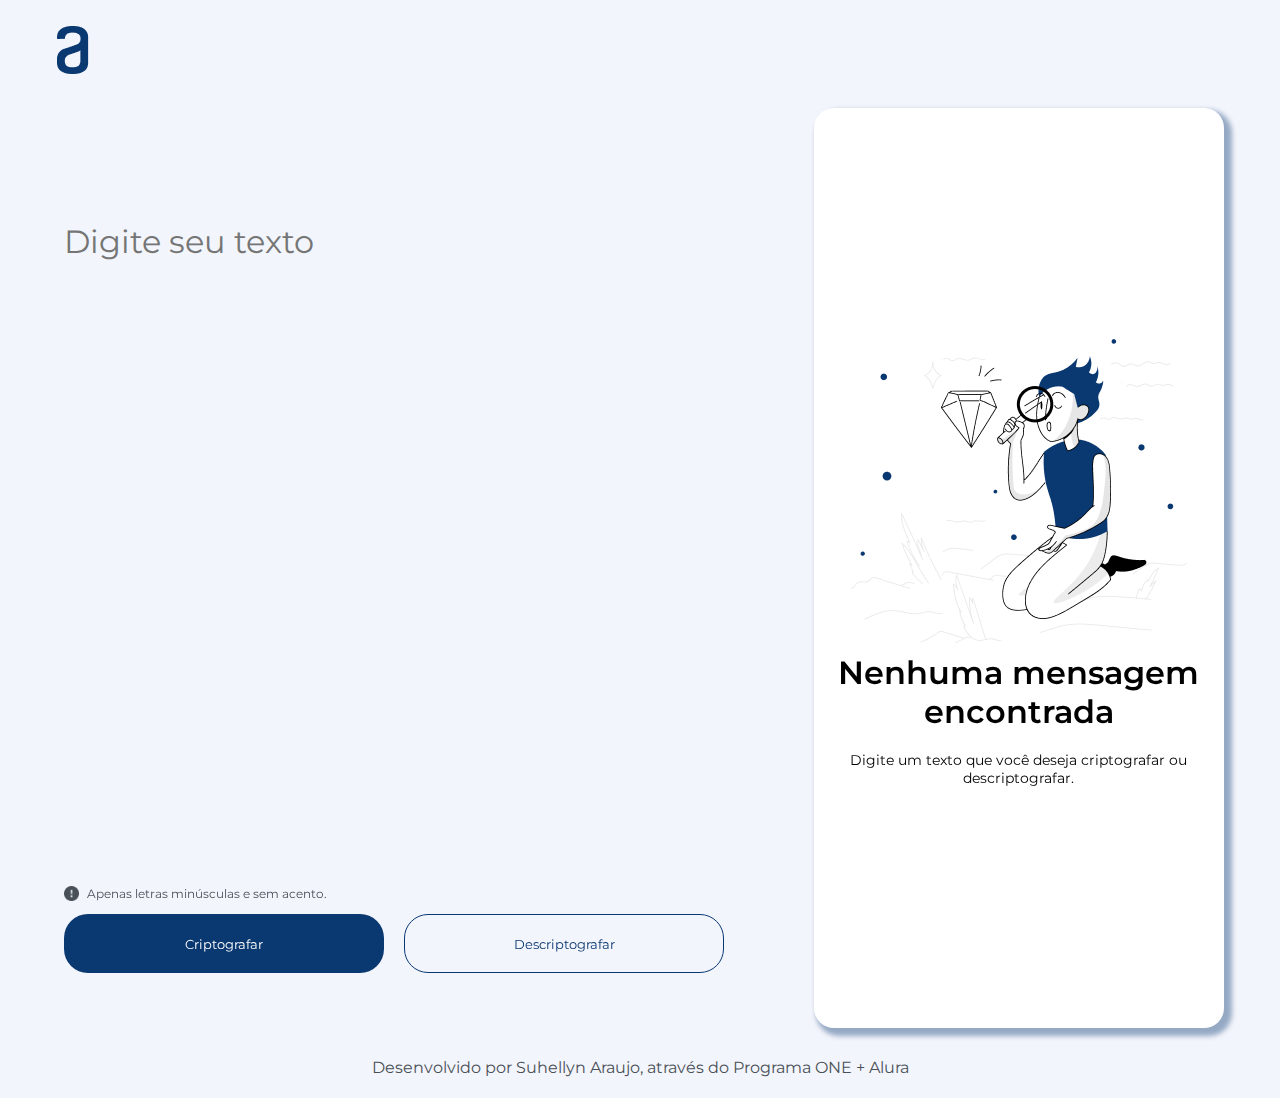
<file: index.html>
<!DOCTYPE html>
<html lang="pt-br">

<head>
    <meta charset="UTF-8">
    <meta name="viewport" content="width=device-width, initial-scale=1.0">
    <title>Codificador e Decodificador de texto</title>
   <!-- <link rel="stylesheet" href="/style/style.css"> -->
   <link rel="stylesheet" href="style/style.css">
</head>

<body>
    <header id="logoAlura">
        <!--<img src="/assets/Frame 6.png" alt="logo alura">-->
        <img src="assets/Frame 6.png" alt="logo alura">
    </header>
    <main id="conteudo">
        <section id="conteudo__ladoEsquerdo">
            <textarea id="conteudo__ladoEsquerdo__texto__TextoDeEntrada"  placeholder="Digite seu texto" autofocus></textarea>
            <div id="conteudo__ladoEsquerdo__exclamacao">
               <!--<img id="exclamacao" src="/assets/bi_exclamation-circle-fill.png" alt="imagem exclamação">-->
                <img id="exclamacao" src="assets/bi_exclamation-circle-fill.png" alt="imagem exclamação">
                <h4></h4>
            </div>
            <div id="conteudo__ladoEsquerdo__botoes">
                <button id="conteudo__ladoEsquerdo__botoes__cript" onclick="Criptografia()">Criptografar</button>
                <button id="conteudo__ladoEsquerdo__botoes__descript" onclick="Descriptografia()">Descriptografar</button>
            </div>
        </section>
        <section id="conteudo__ladoDireito">
            <textarea id="conteudo__ladoEsquerdo__texto__TextoDeSaida" cols="30" rows="30" contenteditable="true" disabled></textarea>
            <button id="botaoCopiar" onclick="copiar()">Copiar</button>
            <div id="mensagem">
                <!--<img id="conteudo__ladoDireito__imagem" src="/assets/High quality products 1 1.png" alt="imagem da direita">-->
                <img id="conteudo__ladoDireito__imagem" src="assets/High quality products 1 1.png" alt="imagem lupa">
                <h1 id="conteudo__ladoDireito__titulo"></h1>
                <p id="conteudo__ladoDireito__texto">Digite um texto que você deseja criptografar ou descriptografar</p>           
            </div>
        </section>
    </main>
    <footer id="rodape">
        <p>Desenvolvido por Suhellyn Araujo, através do Programa ONE + Alura</p>
    </footer>
    <!--<script src="/js/app.js"></script>-->
    <script src="js/app.js"></script>
</body>

</html>
</file>
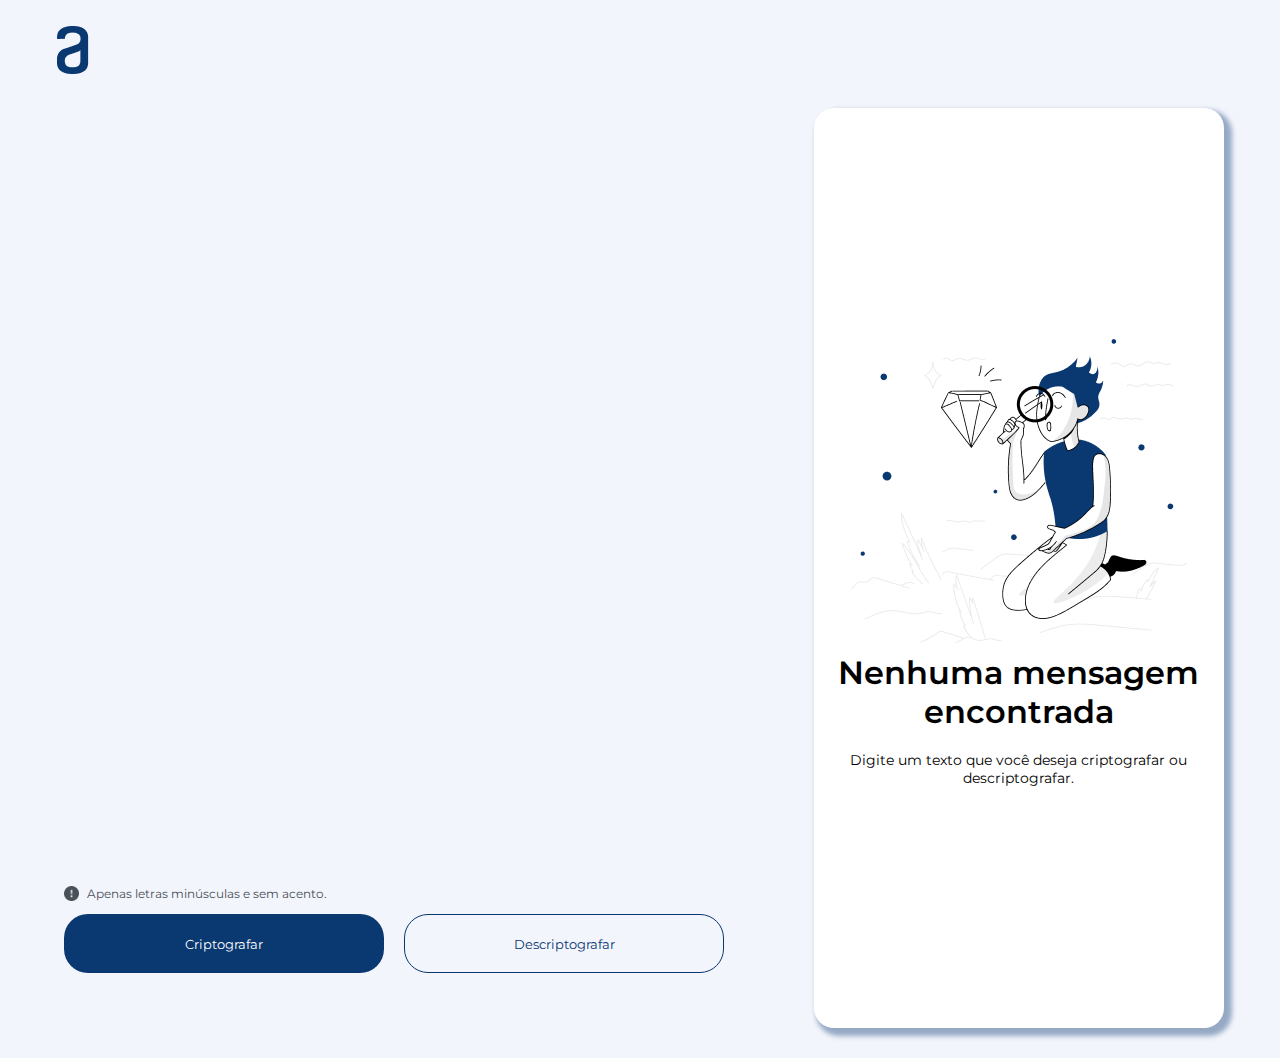
<file: html/index.html>
<!DOCTYPE html>
<html lang="pt-br">

<head>
    <meta charset="UTF-8">
    <meta name="viewport" content="width=device-width, initial-scale=1.0">
    <title>Codificador e Decodificador de texto</title>
    <link rel="stylesheet" href="/css/style.css">
</head>

<body>
    <header id="logoAlura">
        <img src="/assets/Frame 6.png" alt="logo alura">
    </header>
    <main id="conteudo">
        <section id="conteudo__ladoEsquerdo">
            <textarea id="conteudo__ladoEsquerdo__texto__digiteTexto"></textarea>
            <div id="conteudo__ladoEsquerdo__exclamacao">
                <img id="exclamacao" src="/assets/bi_exclamation-circle-fill.png" alt="imagem exclamação">
                <h4></h4>
            </div>
            <div id="conteudo__ladoEsquerdo__botoes">
                <button id="conteudo__ladoEsquerdo__botoes__cript" onclick="Criptografia()">Criptografar</button>
                <button id="conteudo__ladoEsquerdo__botoes__descript" onclick="Descriptografia()">Descriptografar</button>
            </div>
        </section>
        <section id="conteudo__ladoDireito">
            <div>

                <img id="conteudo__ladoDireito__imagem" src="/assets/High quality products 1 1.png" alt="imagem da direita">
                <h1 id="conteudo__ladoDireito__titulo"></h1>
                <p id="conteudo__ladoDireito__texto">Digite um texto que você deseja criptografar ou descriptografar</p>           
            </div>
           <!-- <button id="conteudo__ladoDireito__botao__copiar" onclick="btnCopiar()">Criptografar</button>-->
        </section>
    </main>
    
    <script src="/js/app.js"></script>
</body>

</html>
</file>
<file: style/style.css>
@import url('https://fonts.googleapis.com/css2?family=Krona+One&family=Montserrat:ital,wght@0,100..900;1,100..900&family=Roboto:wght@100;300;500;700&display=swap');

*{
    margin: 0;
    padding: 0;
}

:root{
    --cor-principal: #F3F5FC;
    --cor-segundaria: #0A3871;
    --cor-terciaria: #ffffff;
    --cor-botao-cinza: #F3F5FC;
    --fonte: "Montserrat", sans-serif;
   
}

body{
    background-color: var(--cor-principal); 
 }

#logoAlura{  
    padding: 2% 0% 0% 1%;
    gap: 40px;
    
} 

#conteudo{
    display: flex;
    align-items: center;
    justify-content: space-around;
    padding: 0% 2% 0% 5%;
    
}

#conteudo__ladoEsquerdo{
    display: flex;
    flex-direction: column;
    justify-content: space-between;
    padding: 0% 5% 0% 0%;
}

#conteudo__ladoEsquerdo__texto__TextoDeEntrada {
    background-color: var(--cor-principal);   
    color: var(--cor-segundaria);
    border: 0 none;
    outline: 0;     
    font-family: var(--fonte);
    font-size: 32px;
    font-weight: 400;
    margin-top: 60px;
    margin-right: 50px;
    width: 500px;
    height: 400px;
    padding-left: 20px;
    resize: none;
    padding: 0% 0% 40% 0%;
}

#conteudo__ladoEsquerdo__exclamacao{
    display: flex;
    margin-bottom: 10px;
    gap: 8px;
}

h4{
    font-family: var(--fonte);
    font-weight: 400;
    font-size: 12px;
    height: 18px;
    color: #495057;
}

#exclamacao{
    height: 15px;
}

#conteudo__ladoEsquerdo__botoes{
    display: flex;
    justify-content: space-around;
    gap: 20px;
}

#conteudo__ladoEsquerdo__botoes__cript{
    background: var(--cor-segundaria);
    border-radius: 24px;
    border: var(--cor-segundaria);
    color: var(--cor-terciaria);
    padding: 1.26rem;
    width: 320px;
    font-family: var(--fonte);
    font-weight: 400;
    cursor: pointer;     
}

#conteudo__ladoEsquerdo__botoes__cript:hover{    
    color: var(--cor-terciaria);
    border-radius: 24px;
    font-family: var(--fonte);
    font-weight: 400;
    box-shadow: 5px 5px 5px 3px #0a387167;
}

#conteudo__ladoEsquerdo__botoes__descript{
    background: var(--cor-botao-cinza);
    border-radius: 24px;
    border: 1px solid var(--cor-segundaria);
    color: var(--cor-segundaria);
    padding: 1.26rem;
    width: 320px;
    font-family: var(--fonte);
    font-weight: 400;
    cursor: pointer;
}

#conteudo__ladoEsquerdo__botoes__descript:hover{
    border-radius: 24px;
    color: var(--cor-segundaria);
    font-family: var(--fonte);
    font-weight: 400;
    box-shadow: 5px 5px 5px 3px #0a387167;
}

#conteudo__ladoDireito{
 background-color: var(--cor-terciaria);
 border-radius: 20px;
 height: 900px;
 width: 400px;
 padding: 0.626rem;
 margin: 30px;
 display: flex;
 flex-direction:column;
 justify-content: space-around; 
 box-shadow: 5px 5px 5px 3px #0a387167;
 text-align: center;
 align-items: center;

}

#conteudo__ladoDireito__imagem{
    display: block;
    margin: 0 auto;
    max-width: 100%; 
    height: auto;
}

#conteudo__ladoDireito__titulo{
    text-align: center;
    padding: 10px;
    font-family: var(--fonte);
    font-weight: 600;
}

#conteudo__ladoDireito__texto{
    text-align: center;
    padding: 10px;
    font-family: var(--fonte);
    font-weight: 400;
    font-size: 14px;

}

#conteudo__ladoEsquerdo__texto__TextoDeSaida{
    border: none;
    outline: none;
    resize: none;
    background-color: var(--cor-terciaria);
    display: none;
    font-family: var(--fonte);
    font-size: 20px;
    font-weight: 400;
}

#botaoCopiar {
    padding: 1.26rem;
    width: 320px;
    border-radius: 1.5rem;
    background-color: white;
    border: 1px solid var(--cor-segundaria);
    display: none;
    cursor: pointer;   
}

#botaoCopiar:hover{
    box-shadow: 5px 5px 5px 5px #0a387128;
}

#rodape {
    position: relative;
    bottom: 0;
    color: #495057;   
    text-align: center;
    width: 100%;
    font-family: var(--fonte);
    height: 40px;
  
}
@media(min-width: 2560px){
    
    #rodape {
        position: absolute;
    }
}

@media(max-width: 768px ){
    body{
       flex-direction: column;
       padding: 2% 10% 0% 10%;
    }

    #conteudo{
       flex-direction: column;
       
    }

    #conteudo__ladoDireito{
     width: 688px;
     height: 133px;
     box-shadow: 5px 5px 5px 5px #0a387128;
    }
    
    #conteudo__ladoDireito__imagem{
        display: none;
    }

    #botaoCopiar {
        padding: 1rem;
        width: 200px 
    }
}


@media(max-width: 690px ){
   #conteudo{
        flex-direction: column;
     }

     #conteudo__ladoEsquerdo{
        max-width: 100%;
        word-wrap: break-word; 
        text-align: center; 
        margin-top: 20px
     }

     #conteudo__ladoEsquerdo__texto__TextoDeEntrada{
        width: calc(100% - 40px);
        margin-right: 0; 
        height: 200px; 
       text-align: center;
     }
    
    #conteudo__ladoEsquerdo__exclamacao{
        justify-content: center;
       }

    #conteudo__ladoEsquerdo__botoes{
           flex-direction: column;
           align-items: center;
       }
    #conteudo__ladoDireito{
        width: 327px;
        height: 186px;
        box-shadow: 5px 5px 5px 5px #0a387128;
       }
     #conteudo__ladoEsquerdo__texto__TextoDeSaida{
        width: calc(100% - 60px); /* Largura ajustada */
        height: 186px;
    }
        
    #rodape{
        padding: 1rem;
    }
}

@media(max-width: 425px){ 
   
     #conteudo{
        flex-direction: column;
     }

     #conteudo__ladoEsquerdo{
        max-width: 100%;
        word-wrap: break-word; 
        text-align: center; 
        margin-top: 20px
     }

     #conteudo__ladoEsquerdo__texto__TextoDeEntrada{
        width: calc(100% - 40px);
        margin-right: 0; 
        height: 200px; 
       text-align: center;
     }
    
    #conteudo__ladoEsquerdo__exclamacao{
        justify-content: center;
       }

    #conteudo__ladoEsquerdo__botoes{
           flex-direction: column;
           align-items: center;
       }
    #conteudo__ladoDireito{
        width: 327px;
        height: 186px;
        box-shadow: 5px 5px 5px 5px #0a387128;
       }
        
    #rodape{
        padding: 1rem;
    }


       
}

@media(max-width: 320px){  

    #conteudo {
        flex-direction: column;
        align-items: center;
        padding: 0 10px; 
    }

    #conteudo__ladoEsquerdo {
        max-width: 100%;
        word-wrap: break-word; 
        text-align: center; 
        margin-top: 20px; 
    }


    #conteudo__ladoEsquerdo__exclamacao {
        margin-bottom: 10px;
    }
    h4{
        font-size: 0.65rem;
    }
    #conteudo__ladoEsquerdo__botoes {
        margin-bottom: 30px;
        margin-left: 30px;
    }

    #conteudo__ladoDireito {
        width: calc(100% - 60px); /* Largura ajustada */
        height: 186px;
        margin: 20px; /* Espaçamento ao redor */
    }
   
    #botaoCopiar {
        padding: 1rem;
        width: 100px 
    }

}
</file>
<file: css/style.css>
@import url('https://fonts.googleapis.com/css2?family=Krona+One&family=Montserrat:ital,wght@0,100..900;1,100..900&family=Roboto:wght@100;300;500;700&display=swap');

*{
    margin: 0;
    padding: 0;
}

:root{
    --cor-principal: #F3F5FC;
    --cor-segundaria: #0A3871;
    --cor-terciaria: #ffffff;
    --cor-botao-cinza: #F3F5FC;
    --fonte: "Montserrat", sans-serif;
   
}

body{
    background-color: var(--cor-principal);   
   
}

#logoAlura{  
    padding: 2% 0% 0% 1%;
    gap: 40px;
    
} 

#conteudo{
    display: flex;
    align-items: center;
    justify-content: space-around;
    padding: 0% 2% 0% 5%;
    
}

#conteudo__ladoEsquerdo{
    display: flex;
    flex-direction: column;
    justify-content: space-between;
    padding: 0% 5% 0% 0%;
}

#conteudo__ladoEsquerdo__texto__digiteTexto{
    background-color: var(--cor-principal);   
    color: var(--cor-segundaria);
    border: 0 none;
    outline: 0;     
    font-family: var(--fonte);
    font-size: 32px;
    font-weight: 400;
    margin-top: 60px;
    margin-right: 50px;
    width: 500px;
    height: 400px;
    padding-left: 20px;
    resize: none;
    padding: 0% 0% 40% 0%;

}

#conteudo__ladoEsquerdo__exclamacao{
    display: flex;
    margin-bottom: 10px;
    gap: 8px;
}

h4{
    font-family: var(--fonte);
    font-weight: 400;
    font-size: 12px;
    height: 18px;
    color: #495057;
}

#exclamacao{
    height: 15px;
}

#conteudo__ladoEsquerdo__botoes{
    display: flex;
    justify-content: space-around;
    gap: 20px;
}

#conteudo__ladoEsquerdo__botoes__cript{
    background: var(--cor-segundaria);
    border-radius: 24px;
    border: var(--cor-segundaria);
    color: var(--cor-terciaria);
    padding: 1.26rem;
    width: 320px;
    font-family: var(--fonte);
    font-weight: 400;
    cursor: pointer;     
}

#conteudo__ladoEsquerdo__botoes__cript:hover{    
    color: var(--cor-terciaria);
    border-radius: 24px;
    font-family: var(--fonte);
    font-weight: 400;
    box-shadow: 5px 5px 5px 3px #0a387167;
}

#conteudo__ladoEsquerdo__botoes__descript{
    background: var(--cor-botao-cinza);
    border-radius: 24px;
    border: 1px solid var(--cor-segundaria);
    color: var(--cor-segundaria);
    padding: 1.26rem;
    width: 320px;
    font-family: var(--fonte);
    font-weight: 400;
    cursor: pointer;
}

#conteudo__ladoEsquerdo__botoes__descript:hover{
    border-radius: 24px;
    color: var(--cor-segundaria);
    font-family: var(--fonte);
    font-weight: 400;
    box-shadow: 5px 5px 5px 3px #0a387167;
}

#conteudo__ladoDireito{
 background-color: var(--cor-terciaria);
 border-radius: 20px;
 height: 900px;
 width: 400px;
 padding: 0.626rem;
 margin: 30px;
 display: flex;
 flex-direction:column;
 justify-content: space-around; 
 box-shadow: 5px 5px 5px 3px #0a387167;
 text-align: center;

}

#conteudo__ladoDireito__imagem{
    display: block;
    margin: 0 auto;
    max-width: 100%; 
    height: auto;
}

#conteudo__ladoDireito__titulo{
    text-align: center;
    padding: 10px;
    font-family: var(--fonte);
    font-weight: 600;
}

#conteudo__ladoDireito__texto{
    text-align: center;
    padding: 10px;
    font-family: var(--fonte);
    font-weight: 400;
    font-size: 14px;

}

@media(max-width: 768px ){
    body{
       flex-direction: column;
       padding: 2% 0% 0% 1%;
    }
    #conteudo{
       flex-direction: column;
    }

    #conteudo__ladoDireito{
     width: 688px;
     height: 133px;
     box-shadow: 5px 5px 5px 5px #0a387128;
    }
    
    #conteudo__ladoDireito__imagem{
        display: none;
    }

}

@media(max-width: 425px){
   
     #conteudo{
        flex-direction: column;

     }

     #conteudo__ladoEsquerdo__texto__digiteTexto{
        text-align: center;
     }
    
    #conteudo__ladoEsquerdo__exclamacao{
        justify-content: center;
       }
     #conteudo__ladoEsquerdo__botoes{
           flex-direction: column;
           align-items: center;
       }
       #conteudo__ladoDireito{
        width: 327px;
        height: 186px;
        box-shadow: 5px 5px 5px 5px #0a387128;
       }
}
</file>
